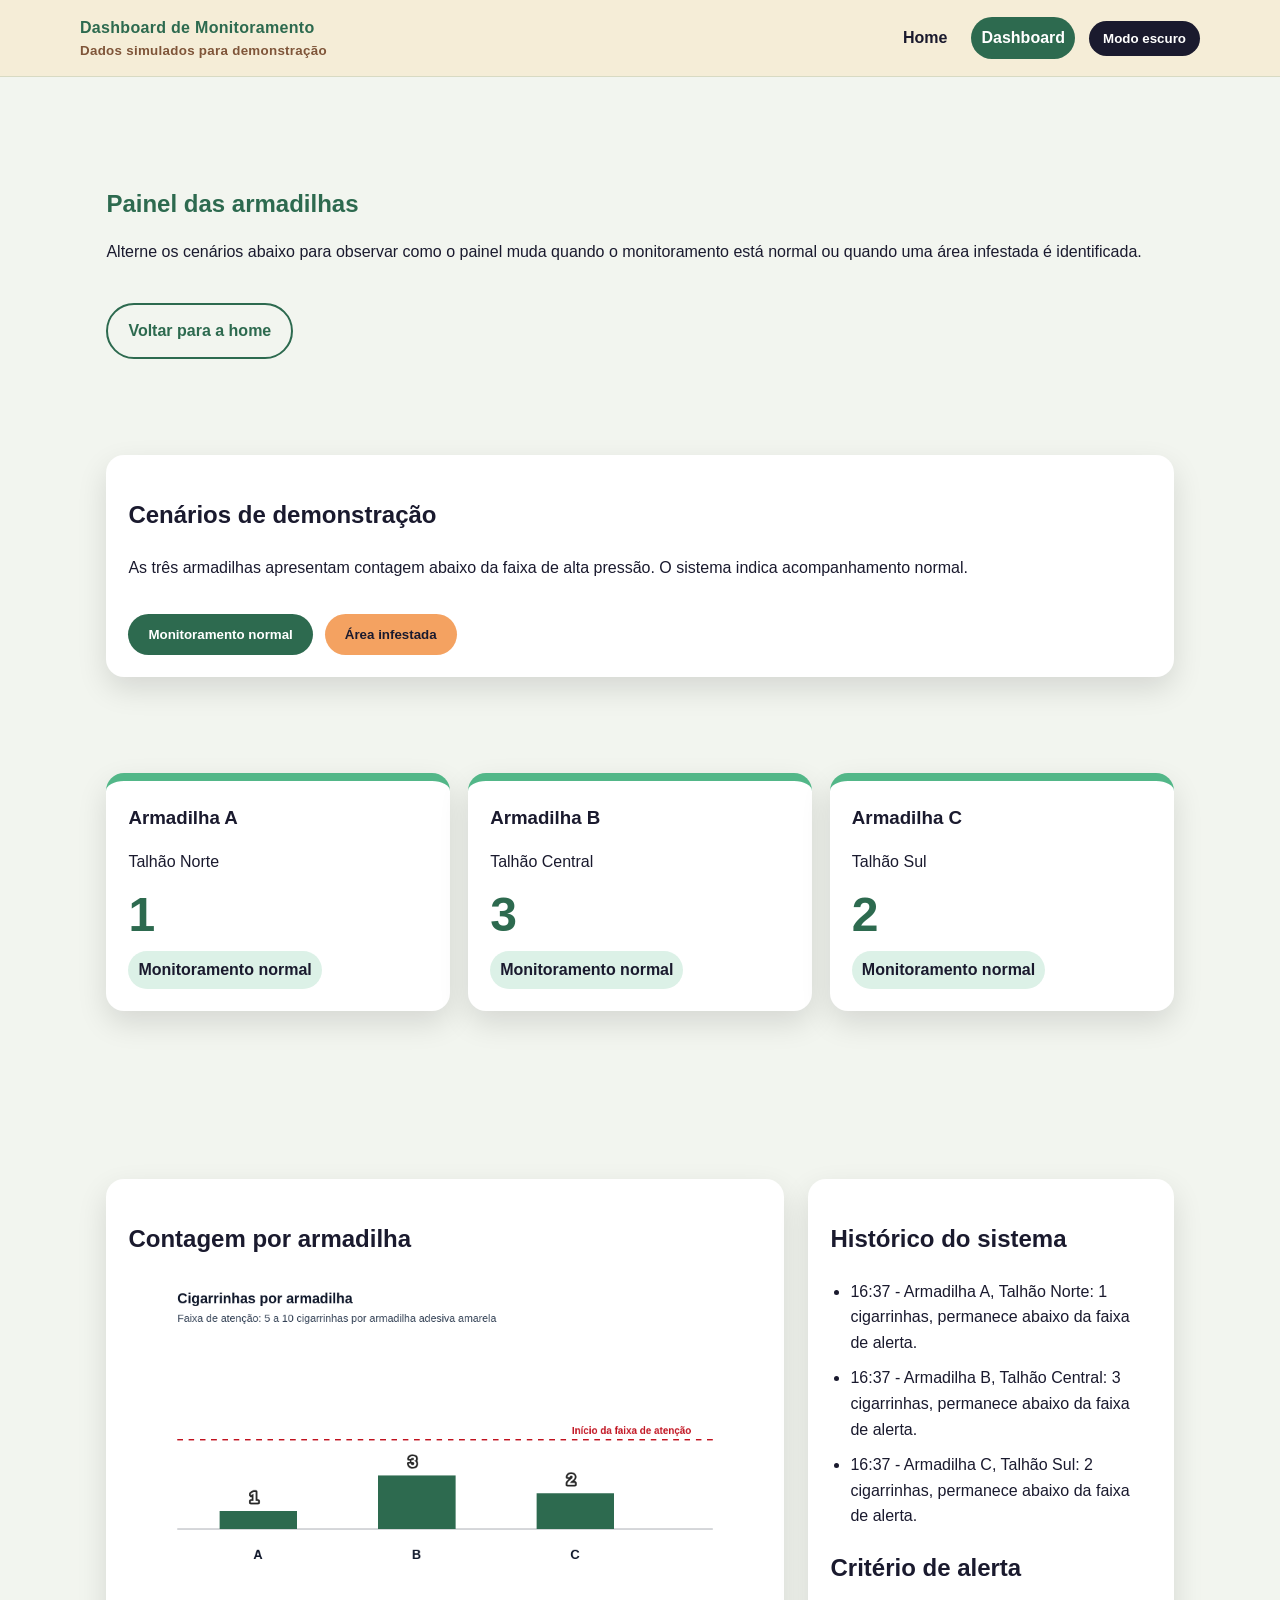
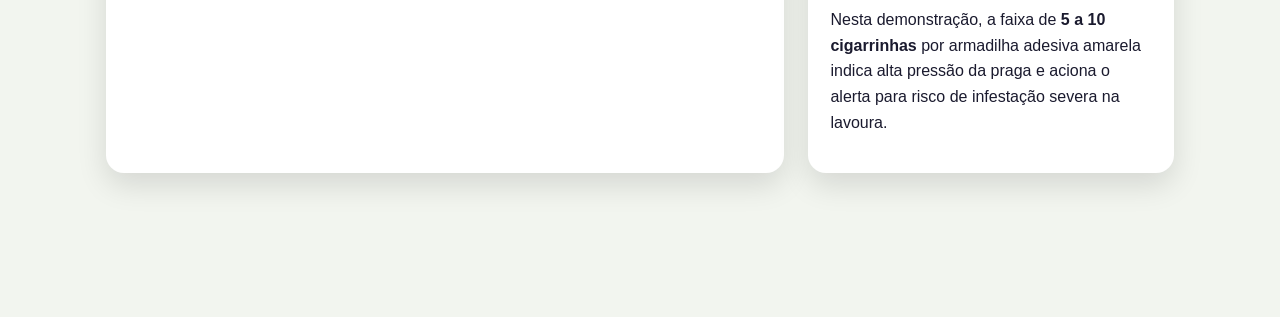
<file: dashboard.html>
<!DOCTYPE html>
<html lang="pt-BR">
<head>
  <meta charset="UTF-8">
  <meta name="viewport" content="width=device-width, initial-scale=1.0">
  <title>Dashboard | Monitor Cigarrinha</title>
  <link rel="stylesheet" href="style.css">
</head>
<body class="dashboard-body">
  <header class="dashboard-header">
    <div class="header-content">
      <div class="logo">
        Dashboard de Monitoramento
        <small>Dados simulados para demonstração</small>
      </div>

      <nav class="nav" aria-label="Menu principal">
        <a class="nav-link" href="index.html">Home</a>
        <a class="nav-link active" href="dashboard.html">Dashboard</a>
        <button class="theme-button" id="themeButton" type="button">Modo escuro</button>
      </nav>
    </div>
  </header>

  <main class="dashboard-main">
    <section class="dashboard-title" aria-labelledby="titulo-dashboard">
      <div>
        <h1 id="titulo-dashboard">Painel das armadilhas</h1>
        <p>
          Alterne os cenários abaixo para observar como o painel muda quando o monitoramento está normal
          ou quando uma área infestada é identificada.
        </p>
      </div>
      <a class="button outline" href="index.html">Voltar para a home</a>
    </section>

    <section class="demo-panel" aria-labelledby="titulo-demo">
      <div>
        <h2 id="titulo-demo">Cenários de demonstração</h2>
        <p id="scenarioDescription">Monitoramento normal em todas as áreas.</p>
      </div>

      <div class="demo-buttons">
        <button class="button primary" id="normalButton" type="button">Monitoramento normal</button>
        <button class="button secondary" id="alertButton" type="button">Área infestada</button>
      </div>
    </section>

    <div class="status-alert" id="statusAlert" role="alert">
      Alerta: uma das áreas ultrapassou o limite de segurança definido para esta demonstração.
    </div>

    <section class="cards-monitoramento" id="cardsContainer" aria-label="Cards das armadilhas">
      <!-- Cards criados pelo JavaScript -->
    </section>

    <section class="dashboard-grid">
      <article class="chart-card">
        <h2>Contagem por armadilha</h2>
        <canvas id="chartCanvas" width="900" height="420" aria-label="Gráfico de barras com contagem simulada de cigarrinhas por armadilha" role="img"></canvas>
      </article>

      <aside class="info-dashboard">
        <h2>Histórico do sistema</h2>
        <ul class="log-list" id="logList">
          <!-- Histórico criado pelo JavaScript -->
        </ul>

        <h2>Critério de alerta</h2>
        <p>
          Nesta demonstração, a faixa de <strong>5 a 10 cigarrinhas</strong> por armadilha adesiva amarela
          indica alta pressão da praga e aciona o alerta para risco de infestação severa na lavoura.
        </p>
      </aside>
    </section>
  </main>

  <script src="dashboard.js"></script>
</body>
</html>
</file>
<file: style.css>
/* ==========================================================
   Monitor Cigarrinha do Milho
   Projeto escolar autoral: Agro forte, futuro sustentável
   Sem frameworks e sem bibliotecas externas.
   ========================================================== */

:root {
  --verde-campo: #2d6a4f;
  --verde-claro: #52b788;
  --amarelo-milho: #f4a261;
  --bege-terra: #f5edd6;
  --marrom-solo: #7f5539;
  --grafite: #1a1a2e;
  --branco: #ffffff;
  --cinza: #5f6368;
  --cinza-claro: #e8e8e8;
  --vermelho-alerta: #c1121f;
  --sombra: 0 12px 30px rgba(0, 0, 0, 0.12);
  --raio: 18px;
}

* {
  box-sizing: border-box;
}

html {
  scroll-behavior: smooth;
}

body {
  margin: 0;
  font-family: Arial, Helvetica, sans-serif;
  color: var(--grafite);
  background: var(--bege-terra);
  line-height: 1.6;
}

body.dark {
  background: #111827;
  color: #f7f7f7;
}

a {
  color: inherit;
}

img {
  max-width: 100%;
  display: block;
}

/* Header */

.site-header,
.dashboard-header {
  position: sticky;
  top: 0;
  z-index: 10;
  background: rgba(245, 237, 214, 0.96);
  backdrop-filter: blur(10px);
  border-bottom: 1px solid rgba(45, 106, 79, 0.14);
}

body.dark .site-header,
body.dark .dashboard-header {
  background: #0f172a;
  border-bottom: 1px solid rgba(255, 255, 255, 0.08);
}

.header-content {
  width: min(1120px, 92%);
  margin: 0 auto;
  min-height: 76px;
  display: flex;
  align-items: center;
  justify-content: space-between;
  gap: 24px;
}

.logo {
  display: flex;
  flex-direction: column;
  font-weight: 800;
  letter-spacing: 0.3px;
  color: var(--verde-campo);
}

.logo small {
  font-weight: 600;
  color: var(--marrom-solo);
}

body.dark .logo {
  color: var(--verde-claro);
}

body.dark .logo small {
  color: var(--amarelo-milho);
}

.nav {
  display: flex;
  align-items: center;
  gap: 14px;
  flex-wrap: wrap;
}

.nav-link {
  text-decoration: none;
  font-weight: 700;
  color: var(--grafite);
  padding: 8px 10px;
  border-radius: 999px;
  transition: 0.2s;
}

body.dark .nav-link {
  color: #ffffff;
}

.nav-link:hover,
.nav-link.active {
  background: var(--verde-campo);
  color: var(--branco);
}

.theme-button {
  border: 0;
  cursor: pointer;
  border-radius: 999px;
  background: var(--grafite);
  color: var(--branco);
  padding: 10px 14px;
  font-weight: 700;
  transition: 0.2s;
}

.theme-button:hover {
  transform: translateY(-2px);
}

/* Hero */

.hero {
  position: relative;
  overflow: hidden;
  min-height: 560px;
  display: grid;
  place-items: center;
  background:
    radial-gradient(circle at 20% 30%, rgba(244, 162, 97, 0.28), transparent 28%),
    radial-gradient(circle at 80% 20%, rgba(82, 183, 136, 0.28), transparent 32%),
    linear-gradient(135deg, #f5edd6 0%, #fff8e6 55%, #d8f3dc 100%);
}

body.dark .hero {
  background:
    radial-gradient(circle at 20% 30%, rgba(244, 162, 97, 0.16), transparent 28%),
    radial-gradient(circle at 80% 20%, rgba(82, 183, 136, 0.16), transparent 32%),
    linear-gradient(135deg, #111827 0%, #172033 55%, #13251d 100%);
}

.hero::before {
  content: "";
  position: absolute;
  inset: 0;
  background-image:
    linear-gradient(90deg, rgba(45, 106, 79, 0.08) 1px, transparent 1px),
    linear-gradient(rgba(45, 106, 79, 0.08) 1px, transparent 1px);
  background-size: 46px 46px;
  animation: moverMalha 18s linear infinite;
}

@keyframes moverMalha {
  from {
    transform: translateY(0);
  }

  to {
    transform: translateY(46px);
  }
}

.hero-content {
  position: relative;
  width: min(1120px, 92%);
  display: grid;
  grid-template-columns: 1.1fr 0.9fr;
  align-items: center;
  gap: 36px;
  padding: 56px 0;
}

.hero-text h1 {
  font-size: clamp(2.2rem, 6vw, 5rem);
  line-height: 1;
  margin: 0 0 18px;
  color: var(--verde-campo);
}

body.dark .hero-text h1 {
  color: var(--verde-claro);
}

.hero-text p {
  font-size: 1.2rem;
  max-width: 680px;
}

body.dark .hero-text p {
  color: #e5e7eb;
}

.greeting {
  display: inline-block;
  background: var(--grafite);
  color: var(--branco);
  padding: 10px 14px;
  border-radius: 999px;
  font-weight: 700;
  margin-bottom: 16px;
}

.hero-actions {
  display: flex;
  gap: 14px;
  flex-wrap: wrap;
  margin-top: 28px;
}

/* Botões */

.button {
  display: inline-flex;
  align-items: center;
  justify-content: center;
  border: 0;
  cursor: pointer;
  text-decoration: none;
  border-radius: 999px;
  padding: 13px 20px;
  font-weight: 800;
  transition: 0.2s;
}

.button.primary {
  background: var(--verde-campo);
  color: var(--branco);
}

.button.secondary {
  background: var(--amarelo-milho);
  color: var(--grafite);
}

.button.outline {
  border: 2px solid var(--verde-campo);
  color: var(--verde-campo);
  background: transparent;
}

body.dark .button.outline {
  border-color: var(--verde-claro);
  color: var(--verde-claro);
}

.button:hover {
  transform: translateY(-3px);
  box-shadow: var(--sombra);
}

/* Imagens reservadas */

.photo-placeholder {
  border: 3px dashed rgba(45, 106, 79, 0.42);
  border-radius: 28px;
  min-height: 340px;
  background:
    linear-gradient(135deg, rgba(255, 255, 255, 0.7), rgba(82, 183, 136, 0.18)),
    repeating-linear-gradient(45deg, transparent, transparent 12px, rgba(45, 106, 79, 0.08) 12px, rgba(45, 106, 79, 0.08) 24px);
  display: grid;
  place-items: center;
  text-align: center;
  padding: 28px;
  box-shadow: var(--sombra);
}

.photo-placeholder strong {
  color: var(--verde-campo);
  font-size: 1.3rem;
}

body.dark .photo-placeholder {
  background:
    linear-gradient(135deg, rgba(31, 41, 55, 0.95), rgba(82, 183, 136, 0.12)),
    repeating-linear-gradient(45deg, transparent, transparent 12px, rgba(255, 255, 255, 0.05) 12px, rgba(255, 255, 255, 0.05) 24px);
  border-color: rgba(82, 183, 136, 0.55);
}

body.dark .photo-placeholder strong {
  color: var(--verde-claro);
}

body.dark .photo-placeholder p {
  color: #e5e7eb;
}

/* Seções */

main section {
  width: min(1120px, 92%);
  margin: 0 auto;
  padding: 72px 0;
}

.section-title {
  font-size: clamp(1.8rem, 4vw, 3rem);
  margin: 0 0 18px;
  color: var(--verde-campo);
}

body.dark .section-title {
  color: var(--verde-claro);
}

.section-lead {
  font-size: 1.12rem;
  max-width: 850px;
}

body.dark .section-lead {
  color: #e5e7eb;
}

.grid-3,
.grid-2 {
  display: grid;
  gap: 22px;
  margin-top: 32px;
}

.grid-3 {
  grid-template-columns: repeat(3, 1fr);
}

.grid-2 {
  grid-template-columns: repeat(2, 1fr);
}

/* Cards gerais */

.card,
.info-box,
.project-card,
.reference-list {
  background: var(--branco);
  border-radius: var(--raio);
  padding: 24px;
  box-shadow: var(--sombra);
}

.card h3,
.info-box h3,
.project-card h3 {
  margin-top: 0;
  color: var(--verde-campo);
}

body.dark .card,
body.dark .info-box,
body.dark .project-card,
body.dark .reference-list {
  background: #1f2937;
  color: #ffffff;
  border: 1px solid rgba(255, 255, 255, 0.08);
}

body.dark .card h3,
body.dark .info-box h3,
body.dark .project-card h3,
body.dark .reference-list h2 {
  color: #ffffff;
}

body.dark .card p,
body.dark .info-box p,
body.dark .project-card p,
body.dark .reference-list li {
  color: #e5e7eb;
}

/* Tags */

.tag {
  display: inline-block;
  background: rgba(244, 162, 97, 0.28);
  color: var(--marrom-solo);
  padding: 6px 10px;
  border-radius: 999px;
  font-weight: 800;
  font-size: 0.85rem;
}

body.dark .tag {
  background: rgba(244, 162, 97, 0.22);
  color: #ffd7ad;
}

/* Passos */

.steps {
  counter-reset: passos;
  display: grid;
  gap: 18px;
  margin-top: 28px;
}

.step {
  background: var(--branco);
  color: var(--grafite);
  border-left: 8px solid var(--verde-campo);
  border-radius: var(--raio);
  padding: 20px;
  box-shadow: var(--sombra);
  position: relative;
}

.step h3 {
  color: var(--verde-campo);
}

.step p {
  color: var(--grafite);
}

.step::before {
  counter-increment: passos;
  content: counter(passos);
  width: 36px;
  height: 36px;
  display: grid;
  place-items: center;
  border-radius: 50%;
  background: var(--amarelo-milho);
  color: var(--grafite);
  font-weight: 900;
  margin-bottom: 10px;
}

body.dark .step {
  background: #1f2937;
  color: #ffffff;
  border-left: 8px solid var(--verde-claro);
  border: 1px solid rgba(255, 255, 255, 0.08);
  border-left-width: 8px;
}

body.dark .step h3 {
  color: #ffffff;
}

body.dark .step p {
  color: #e5e7eb;
}

body.dark .step::before {
  background: var(--amarelo-milho);
  color: #111827;
}

/* Chamada */

.callout {
  background: var(--verde-campo);
  color: var(--branco);
  border-radius: 28px;
  padding: 34px;
  box-shadow: var(--sombra);
}

.callout h2 {
  margin-top: 0;
}

body.dark .callout {
  background: #2d6a4f;
  color: #ffffff;
}

/* Rodapé */

.site-footer {
  background: var(--grafite);
  color: var(--branco);
  padding: 34px 0;
}

body.dark .site-footer {
  background: #0f172a;
}

.footer-content {
  width: min(1120px, 92%);
  margin: 0 auto;
  display: flex;
  justify-content: space-between;
  gap: 24px;
  flex-wrap: wrap;
}

/* Dashboard */

.dashboard-body {
  background: #f2f5ef;
}

body.dark.dashboard-body {
  background: #111827;
}

.dashboard-main {
  width: min(1160px, 92%);
  margin: 0 auto;
  padding: 36px 0 72px;
}

.dashboard-title {
  display: flex;
  justify-content: space-between;
  gap: 22px;
  align-items: center;
  flex-wrap: wrap;
  margin-bottom: 24px;
}

.dashboard-title h1 {
  margin: 0;
  color: var(--verde-campo);
}

body.dark .dashboard-title h1 {
  color: var(--verde-claro);
}

body.dark .dashboard-title p {
  color: #e5e7eb;
}

/* Painel de demonstração */

.demo-panel {
  background: var(--branco);
  border-radius: var(--raio);
  padding: 22px;
  box-shadow: var(--sombra);
  margin-bottom: 24px;
  display: flex;
  justify-content: space-between;
  gap: 18px;
  align-items: center;
  flex-wrap: wrap;
}

body.dark .demo-panel {
  background: #1f2937;
  color: #ffffff;
  border: 1px solid rgba(255, 255, 255, 0.08);
}

body.dark .demo-panel h2 {
  color: #ffffff;
}

body.dark .demo-panel p {
  color: #e5e7eb;
}

.demo-buttons {
  display: flex;
  gap: 12px;
  flex-wrap: wrap;
}

/* Alerta */

.status-alert {
  display: none;
  background: #fff1f2;
  color: var(--vermelho-alerta);
  border: 2px solid rgba(193, 18, 31, 0.25);
  border-radius: var(--raio);
  padding: 18px;
  margin-bottom: 24px;
  font-weight: 800;
}

.status-alert.show {
  display: block;
}

body.dark .status-alert {
  background: #3a1d23;
  color: #ffffff;
  border-color: rgba(193, 18, 31, 0.45);
}

/* Cards do dashboard */

.cards-monitoramento {
  display: grid;
  grid-template-columns: repeat(3, 1fr);
  gap: 18px;
  margin-bottom: 24px;
}

.monitor-card {
  background: var(--branco);
  border-radius: var(--raio);
  padding: 22px;
  box-shadow: var(--sombra);
  border-top: 8px solid var(--verde-claro);
  transition: 0.2s;
}

.monitor-card:hover {
  transform: translateY(-4px);
}

.monitor-card.alerta {
  border-top-color: var(--vermelho-alerta);
  background: #fff5f5;
}

.monitor-card h3 {
  margin: 0 0 8px;
}

.valor {
  font-size: 3rem;
  line-height: 1;
  font-weight: 900;
  color: var(--verde-campo);
}

.monitor-card.alerta .valor {
  color: var(--vermelho-alerta);
}

.label-status {
  display: inline-block;
  margin-top: 12px;
  border-radius: 999px;
  padding: 6px 10px;
  font-weight: 800;
  background: rgba(82, 183, 136, 0.2);
}

.monitor-card.alerta .label-status {
  background: rgba(193, 18, 31, 0.15);
  color: var(--vermelho-alerta);
}

body.dark .monitor-card {
  background: #1f2937;
  color: #ffffff;
  border-top-color: var(--verde-claro);
}

body.dark .monitor-card h3,
body.dark .monitor-card p,
body.dark .monitor-card .label-status {
  color: #ffffff;
}

body.dark .monitor-card.alerta {
  background: #3a1d23;
  border-top-color: var(--vermelho-alerta);
}

body.dark .monitor-card.alerta .valor {
  color: #ff6b6b;
}

body.dark .monitor-card.alerta .label-status {
  color: #fecdd3;
  background: rgba(193, 18, 31, 0.32);
}

/* Área do gráfico */

.dashboard-grid {
  display: grid;
  grid-template-columns: 1.3fr 0.7fr;
  gap: 24px;
}

.chart-card,
.info-dashboard {
  background: var(--branco);
  border-radius: var(--raio);
  padding: 22px;
  box-shadow: var(--sombra);
}

body.dark .chart-card,
body.dark .info-dashboard {
  background: #1f2937;
  color: #ffffff;
  border: 1px solid rgba(255, 255, 255, 0.08);
}

body.dark .chart-card h2,
body.dark .info-dashboard h2 {
  color: #ffffff;
}

body.dark .chart-card p,
body.dark .info-dashboard p,
body.dark .info-dashboard li,
body.dark .info-dashboard strong {
  color: #ffffff;
}

canvas {
  width: 100%;
  min-height: 300px;
}

.log-list {
  padding-left: 20px;
}

.log-list li {
  margin-bottom: 10px;
}

.reference-list ul {
  padding-left: 20px;
}

/* Responsividade */

@media (max-width: 850px) {
  .hero-content,
  .grid-3,
  .grid-2,
  .dashboard-grid,
  .cards-monitoramento {
    grid-template-columns: 1fr;
  }

  .header-content {
    align-items: flex-start;
    padding: 14px 0;
    flex-direction: column;
  }

  .hero {
    min-height: auto;
  }

  main section {
    padding: 48px 0;
  }

  .footer-content {
    flex-direction: column;
  }
}
</file>
